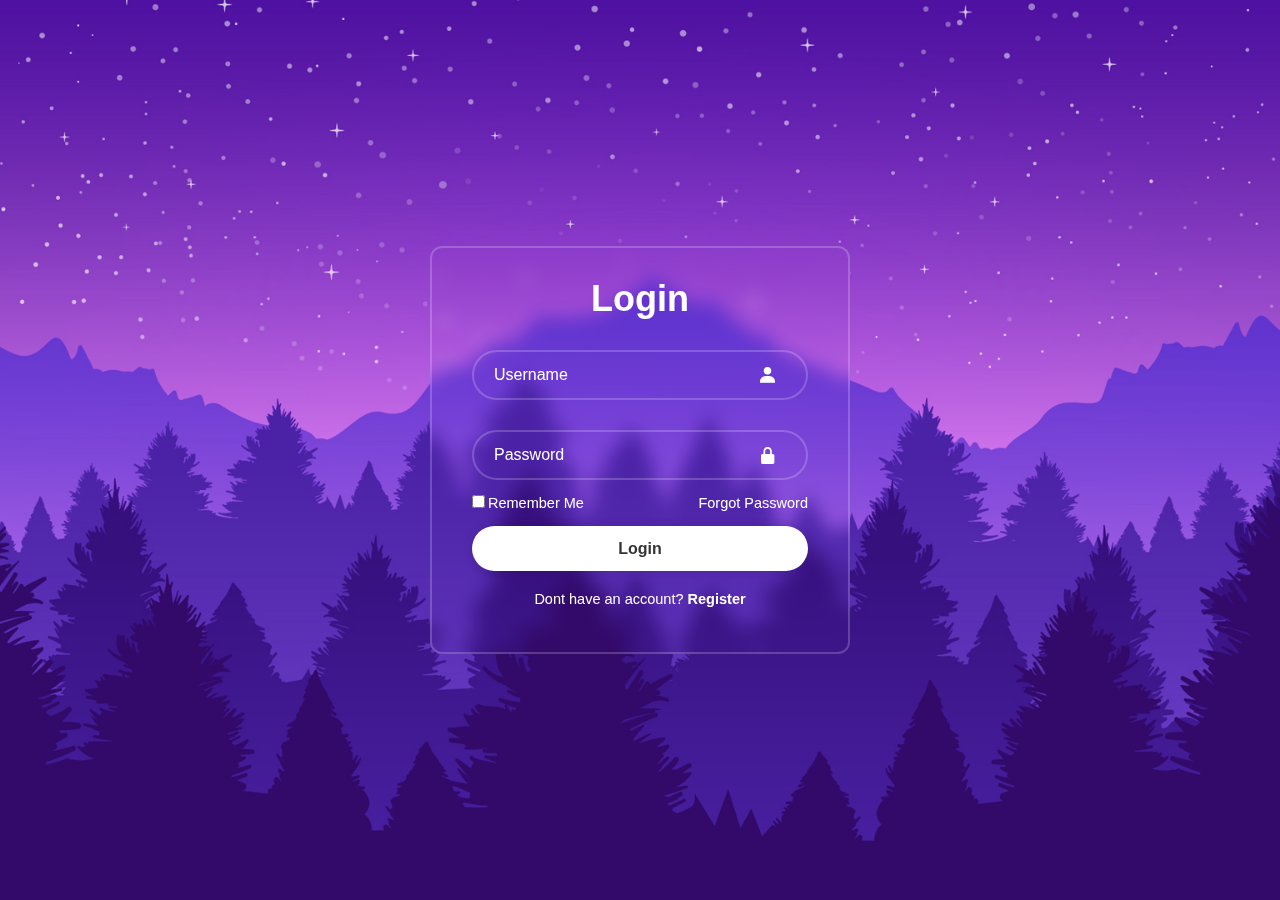
<file: index.html>
<!DOCTYPE html>
<html lang="en">
<head>
  <meta charset="UTF-8">
  <meta name="viewport" content="width=device-width, initial-scale=1.0">
  <title>Login Form | Dan Aleko</title>
  <link rel="stylesheet" href="style.css">
  <link href='https://unpkg.com/boxicons@2.1.4/css/boxicons.min.css' rel='stylesheet'>
</head>
<body>
  <div class="wrapper">
    <form action="">
      <h1>Login</h1>
      <div class="input-box">
        <input type="text" placeholder="Username" required>
        <i class='bx bxs-user'></i>
      </div>
      <div class="input-box">
        <input type="password" placeholder="Password" required>
        <i class='bx bxs-lock-alt' ></i>
      </div>
      <div class="remember-forgot">
        <label><input type="checkbox">Remember Me</label>
        <a href="#">Forgot Password</a>
      </div>
      <button type="submit" class="btn">Login</button>
      <div class="register-link">
        <p>Dont have an account? <a href="#">Register</a></p>
      </div>
    </form>
  </div>
</body>
</html>
</file>
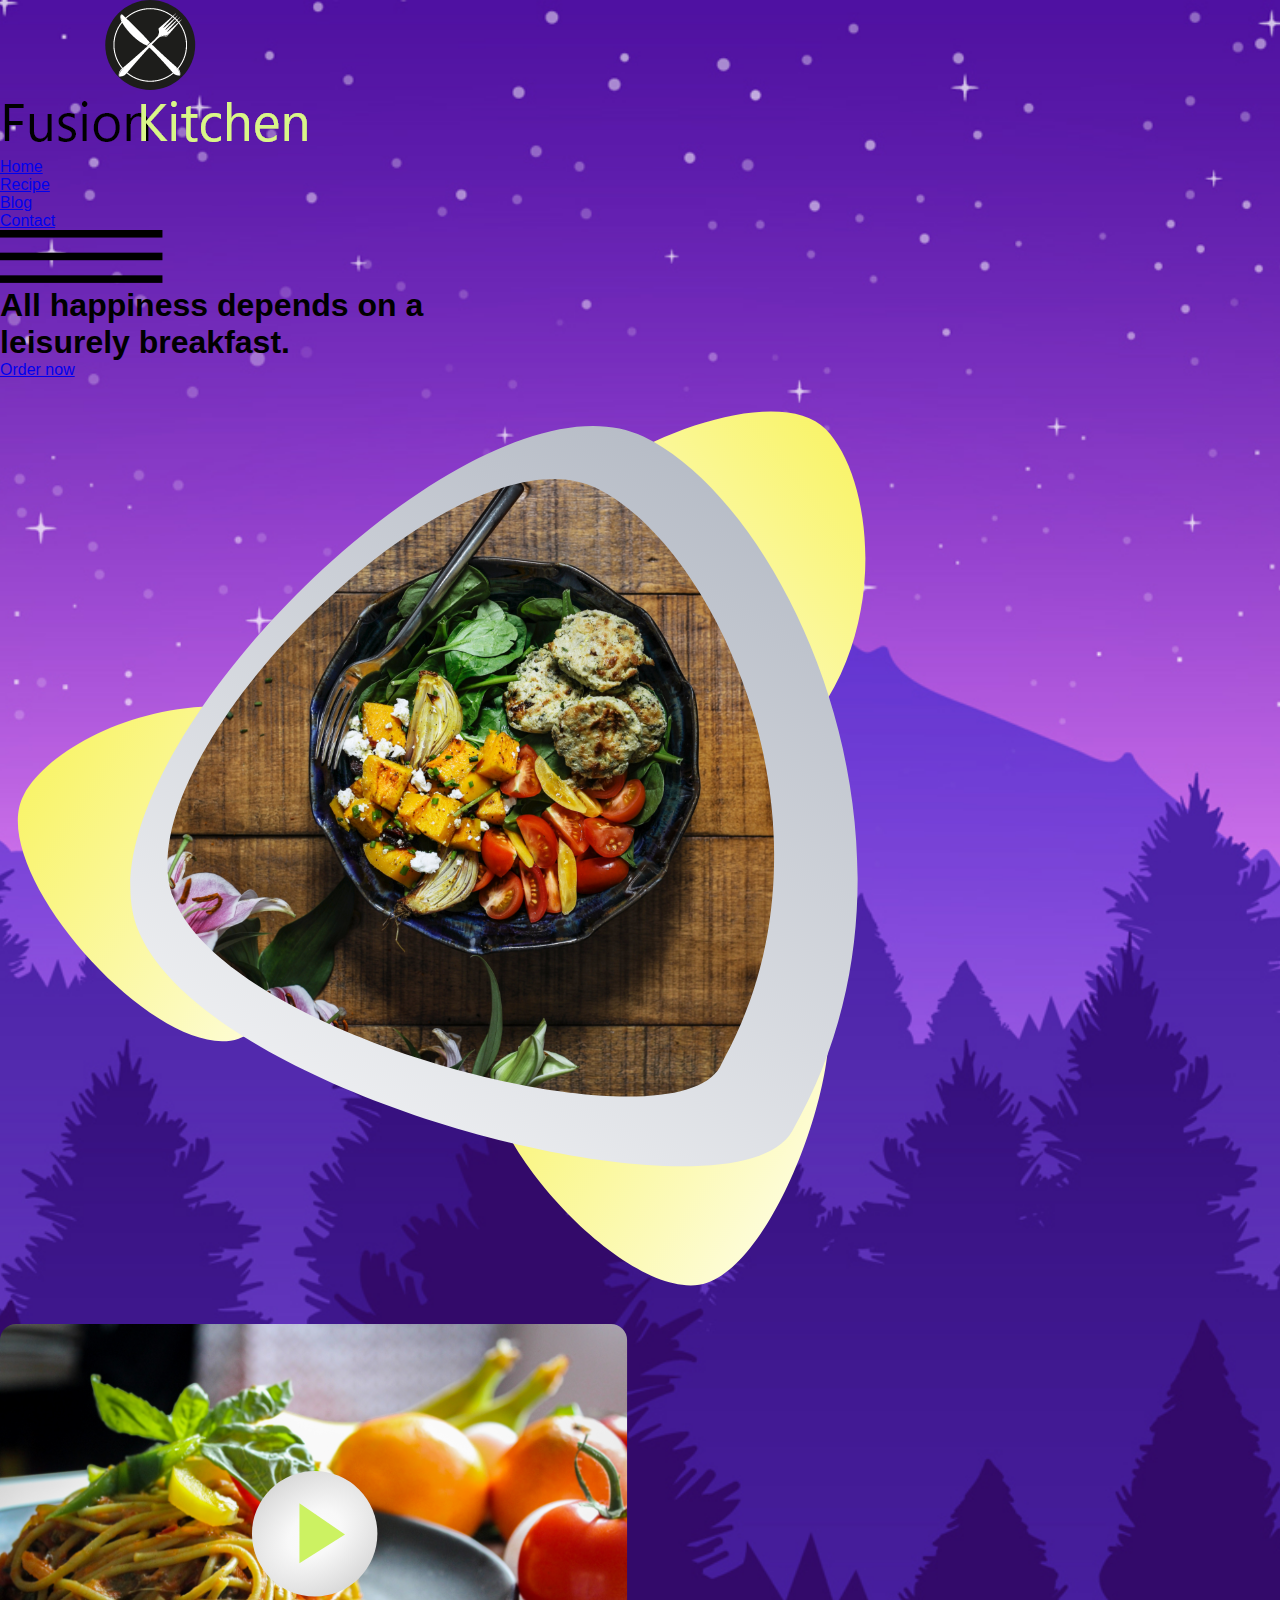
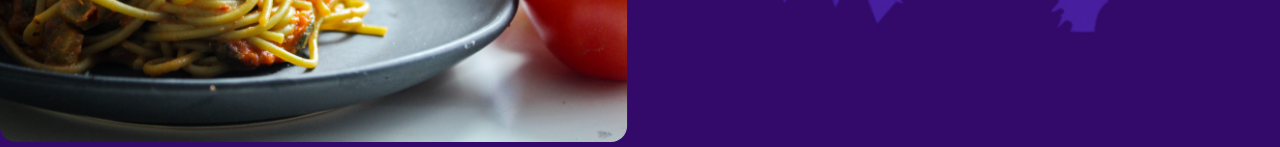
<file: food_ui.html>
<!DOCTYPE html>
<html lang="en">
<head>
    <meta charset="UTF-8">
    <meta name="viewport" content="width=device-width, initial-scale=1.0">
    <title>food_website(ui)</title>
    <link rel="stylesheet" href="./style.css">
</head>
<body>
    <div class="hero">
        <nav>
            <img src="./logo.png" class="logo">
            <ul>
                <li><a href="#">Home</a></li>
                <li><a href="#">Recipe</a></li>
                <li><a href="#">Blog</a></li>
                <li><a href="#">Contact</a></li>
            </ul>
            <img src="./menu.png" class="menu">
            
        </nav>
        <div class="row">
            <div class="col">
                <h1>All happiness depends on a<br>leisurely breakfast.</h1>
                <a href="#">Order now </a>
            </div>
            <div class="col">
                <img src="./pic1.png" class="feature">
                <img src="./pic2.png" class="feature1">
            </div>
        </div>
    </div>
    
</body>
</html>
</file>
<file: style.css>
*{
    margin: 0;
    padding: 0;
    box-sizing: border-box;
    font-family: "Poppins", sans-serif;
  }
  body{
    display: flex;
    justify-content: center;
    align-items: center;
    min-height: 100vh;
    background: url(./img.jpg) no-repeat;
    background-size: cover;
    background-position: center;
  }
  .wrapper{
    width: 420px;
    background: transparent;
    border: 2px solid rgba(255, 255, 255, .2);
    backdrop-filter: blur(9px);
    color: #fff;
    border-radius: 12px;
    padding: 30px 40px;
  }
  .wrapper h1{
    font-size: 36px;
    text-align: center;
  }
  .wrapper .input-box{
    position: relative;
    width: 100%;
    height: 50px;
    
    margin: 30px 0;
  }
  .input-box input{
    width: 100%;
    height: 100%;
    background: transparent;
    border: none;
    outline: none;
    border: 2px solid rgba(255, 255, 255, .2);
    border-radius: 40px;
    font-size: 16px;
    color: #fff;
    padding: 20px 45px 20px 20px;
  }
  .input-box input::placeholder{
    color: #fff;
  }
  .input-box i{
    position: absolute;
    right: 20px;
    top: 30%;
    transform: translate(-50%);
    font-size: 20px;
  
  }
  .wrapper .remember-forgot{
    display: flex;
    justify-content: space-between;
    font-size: 14.5px;
    margin: -15px 0 15px;
  }
  .remember-forgot label input{
    accent-color: #fff;
    margin-right: 3px;
  
  }
  .remember-forgot a{
    color: #fff;
    text-decoration: none;
  
  }
  .remember-forgot a:hover{
    text-decoration: underline;
  }
  .wrapper .btn{
    width: 100%;
    height: 45px;
    background: #fff;
    border: none;
    outline: none;
    border-radius: 40px;
    box-shadow: 0 0 10px rgba(0, 0, 0, .1);
    cursor: pointer;
    font-size: 16px;
    color: #333;
    font-weight: 600;
  }
  .wrapper .register-link{
    font-size: 14.5px;
    text-align: center;
    margin: 20px 0 15px;
  
  }
  .register-link p a{
    color: #fff;
    text-decoration: none;
    font-weight: 600;
  }
  .register-link p a:hover{
    text-decoration: underline;
  }
</file>
